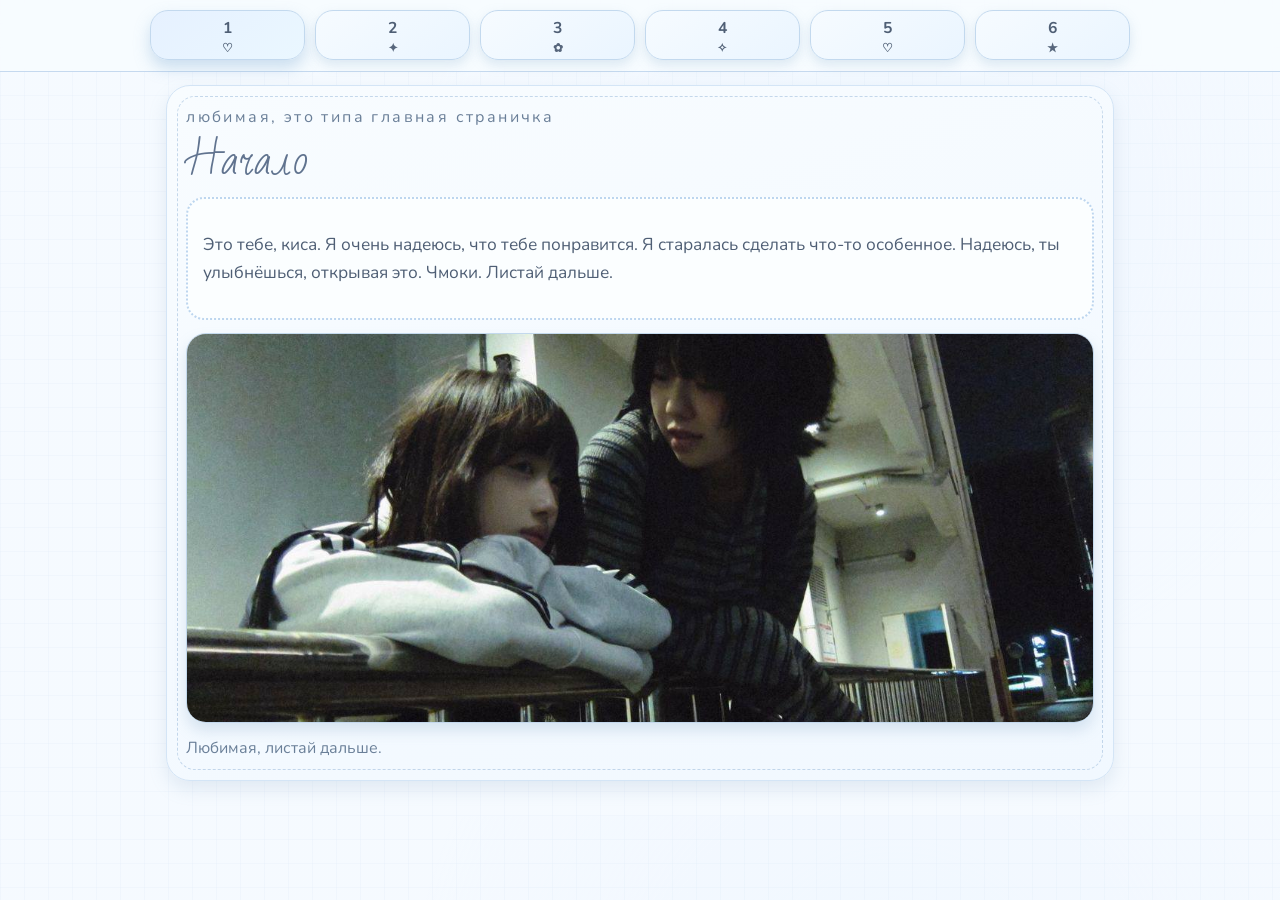
<file: index.html>
﻿<!DOCTYPE html>
<html lang="ru">
<head>
  <meta charset="UTF-8">

  <link rel="icon" type="image/jpeg" href="photo_2026.jpg">
  <link rel="stylesheet" href="style.css">
  <link rel="preconnect" href="https://fonts.googleapis.com">
  <link rel="preconnect" href="https://fonts.gstatic.com" crossorigin>
  <link href="https://fonts.googleapis.com/css2?family=Bad+Script&display=swap" rel="stylesheet">
</head>
<body data-page="1">
  <nav class="top-nav" aria-label="Навигация по страницам">
    <div class="nav-wrap">
      <a class="nav-card" data-page="1" href="index.html">1</a>
      <a class="nav-card" data-page="2" href="page2.html">2</a>
      <a class="nav-card" data-page="3" href="page3.html">3</a>
      <a class="nav-card" data-page="4" href="page4.html">4</a>
      <a class="nav-card" data-page="5" href="page5.html">5</a>
      <a class="nav-card" data-page="6" href="page6.html">6</a>
    </div>
  </nav>

  <main class="page-shell">
    <section class="panel reveal home-card">
      <p class="kawaii-icons">любимая, это типа главная страничка</p>
      <h1 class="home-title">Начало</h1>
      <div class="frame-lace">
        <p>
          Это тебе, киса. Я очень надеюсь, что тебе понравится. Я старалась сделать что-то особенное.
          Надеюсь, ты улыбнёшься, открывая это. Чмоки. Листай дальше.
        </p>
      </div>
      <img class="image-soft" src="photo_2026-03-26_19-13-13.jpg" alt="Милая пастельная иллюстрация">
      <p class="note-soft">Любимая, листай дальше.</p>
    </section>
  </main>

  <script src="script.js"></script>
</body>
</html>
</file>
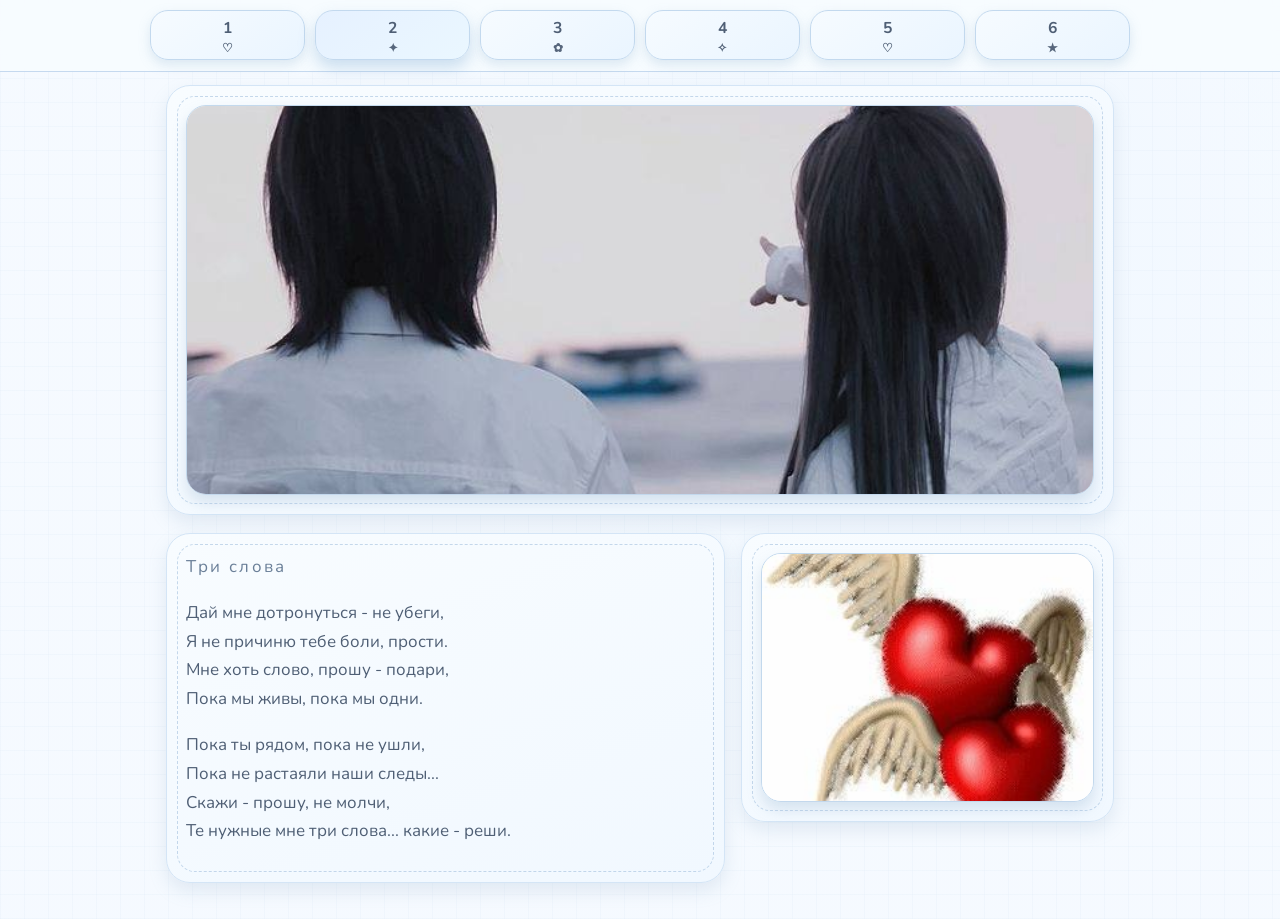
<file: page2.html>
﻿<!DOCTYPE html>
<html lang="ru">
<head>
  <meta charset="UTF-8">
  <link rel="icon" type="image/jpeg" href="cats.jpg">
  <link rel="stylesheet" href="style.css">
</head>
<body data-page="2">
  <nav class="top-nav" aria-label="Навигация по страницам">
    <div class="nav-wrap">
      <a class="nav-card" data-page="1" href="index.html">1</a>
      <a class="nav-card" data-page="2" href="page2.html">2</a>
      <a class="nav-card" data-page="3" href="page3.html">3</a>
      <a class="nav-card" data-page="4" href="page4.html">4</a>
      <a class="nav-card" data-page="5" href="page5.html">5</a>
      <a class="nav-card" data-page="6" href="page6.html">6</a>
    </div>
  </nav>

  <main class="page-shell">
    <section class="panel reveal">
      <img class="image-soft hero-image" src="photo_2026-03-26_19-13-19.jpg" alt="Большая мягкая картинка">
    </section>

    <section class="page2-grid reveal">
      <article class="panel poem-card">
        <p class="kawaii-icons">Три слова</p>
        <p>
          Дай мне дотронуться - не убеги,<br>
          Я не причиню тебе боли, прости.<br>
          Мне хоть слово, прошу - подари,<br>
          Пока мы живы, пока мы одни.
        </p>
        <p>
          Пока ты рядом, пока не ушли,<br>
          Пока не растаяли наши следы...<br>
          Скажи - прошу, не молчи,<br>
          Те нужные мне три слова... какие - реши.
        </p>
      </article>

      <aside class="panel tiny-gallery" aria-label="Милые картинки">
        <img class="image-soft" src="Lindo.jpg" alt="Милая картинка 1">
   
      </aside>
    </section>
  </main>

  <script src="script.js"></script>
</body>
</html>
</file>
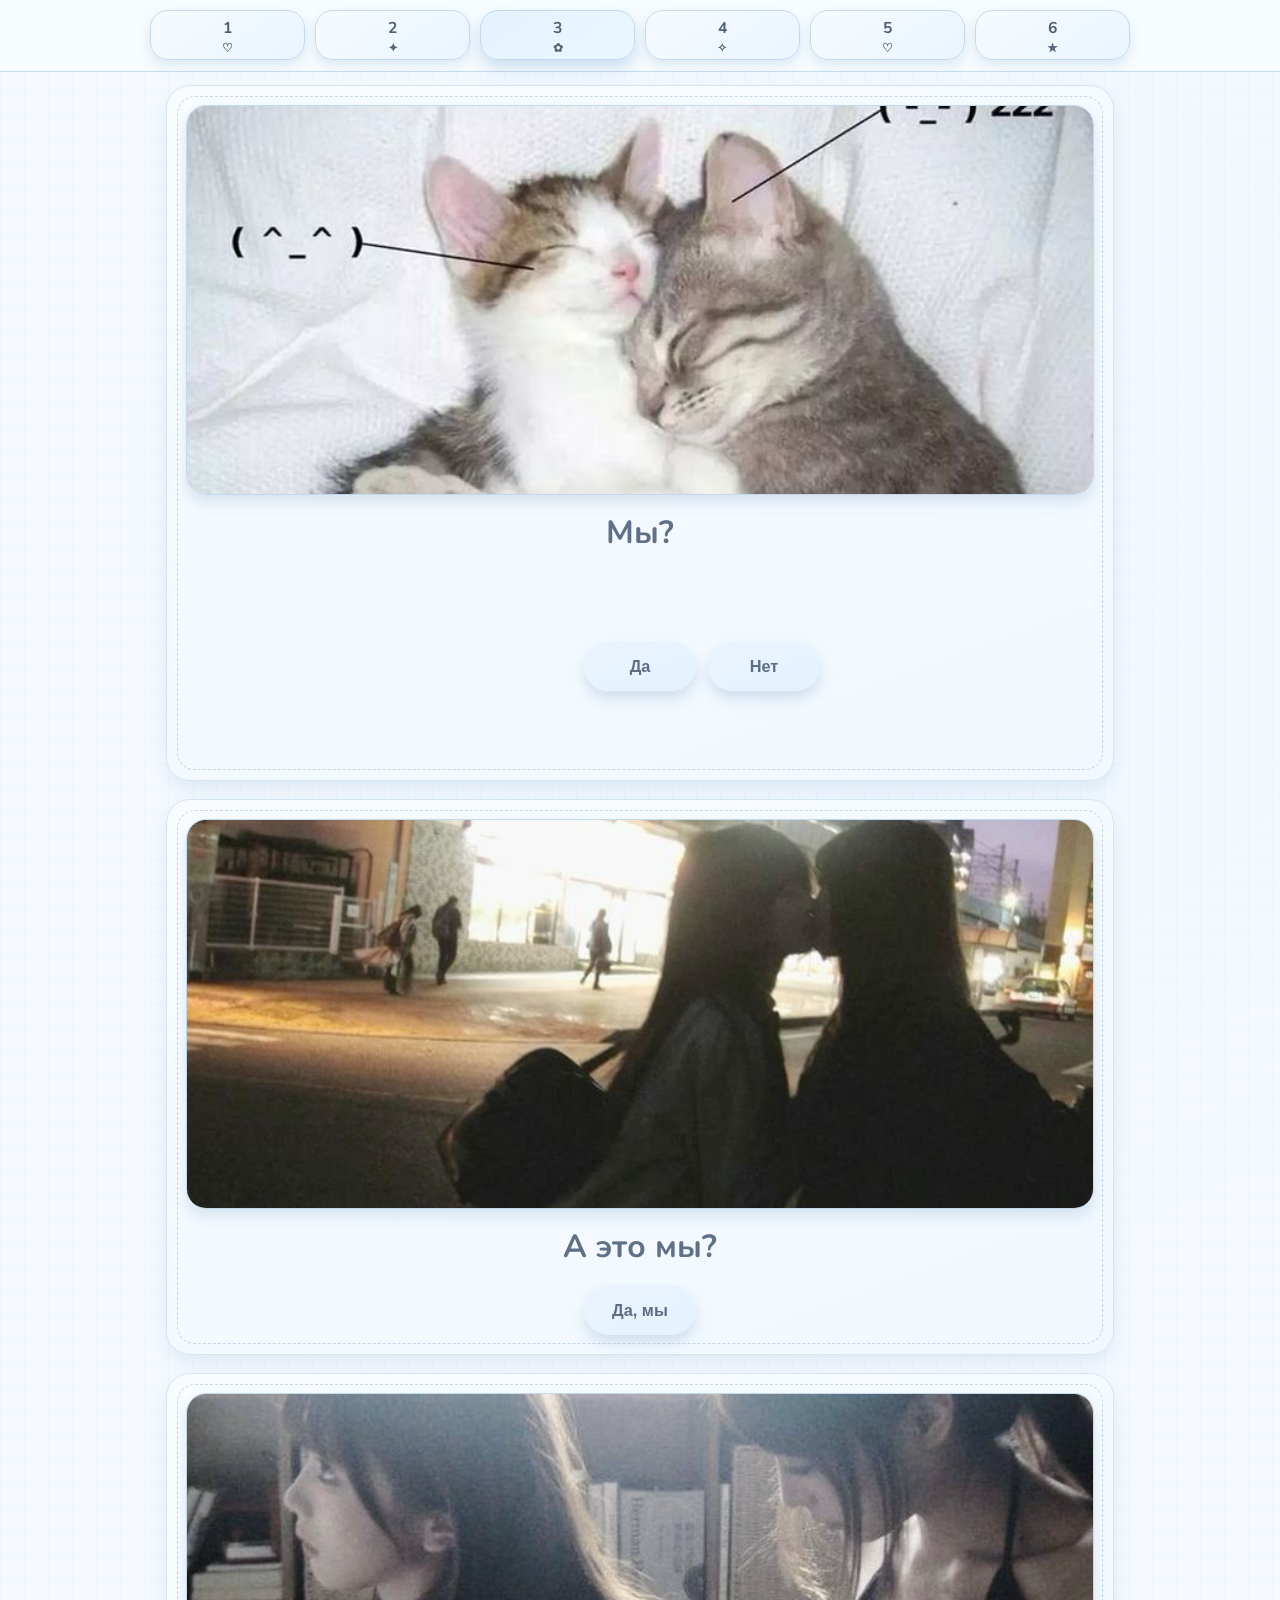
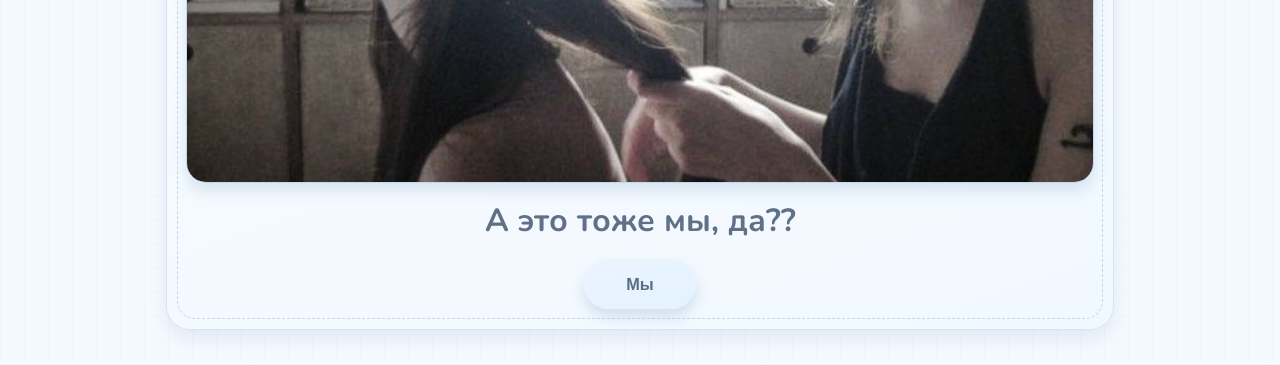
<file: page3.html>
﻿<!DOCTYPE html>
<html lang="ru">
<head>
  <meta charset="UTF-8">
  <link rel="icon" type="image/jpeg" href="cats.jpg">
  <link rel="stylesheet" href="style.css">
</head>
<body data-page="3">
  <nav class="top-nav" aria-label="Навигация по страницам">
    <div class="nav-wrap">
      <a class="nav-card" data-page="1" href="index.html">1</a>
      <a class="nav-card" data-page="2" href="page2.html">2</a>
      <a class="nav-card" data-page="3" href="page3.html">3</a>
      <a class="nav-card" data-page="4" href="page4.html">4</a>
      <a class="nav-card" data-page="5" href="page5.html">5</a>
      <a class="nav-card" data-page="6" href="page6.html">6</a>
    </div>
  </nav>

  <main class="page-shell page3-shell">
    <section class="panel reveal interactive-card">
      <img class="image-soft" src="gang.jpg" alt="Милая парная картинка">
      <h2 id="we-question" class="interactive-title animated-question">Мы?</h2>
      <p id="we-bubble" class="we-bubble is-hidden">Мы</p>

      <div class="choice-zone" id="choice-zone">
        <button id="yes-btn" class="cute-btn">Да</button>
        <button id="no-btn" class="cute-btn no-btn" type="button">Нет</button>
      </div>
    </section>

    <section class="panel reveal interactive-card">
      <img class="image-soft" src="bez-nazvaniya-1.jpg" alt="Ещё одна милая картинка">
      <h2 id="we-question-2" class="interactive-title">А это мы?</h2>
      <button id="yes-btn-2" class="cute-btn">Да, мы</button>
    </section>

    <section class="panel reveal interactive-card">
      <img class="image-soft" src="photo_2026-03.jpg" alt="Милая картинка со звёздами">
      <h2 id="we-question-3" class="interactive-title">А это тоже мы, да??</h2>
      <button id="yes-btn-3" class="cute-btn">Мы</button>
      <p id="heart-bouncer" class="heart-bouncer is-hidden">♡</p>
    </section>
  </main>

  <script src="script.js"></script>
</body>
</html>
</file>
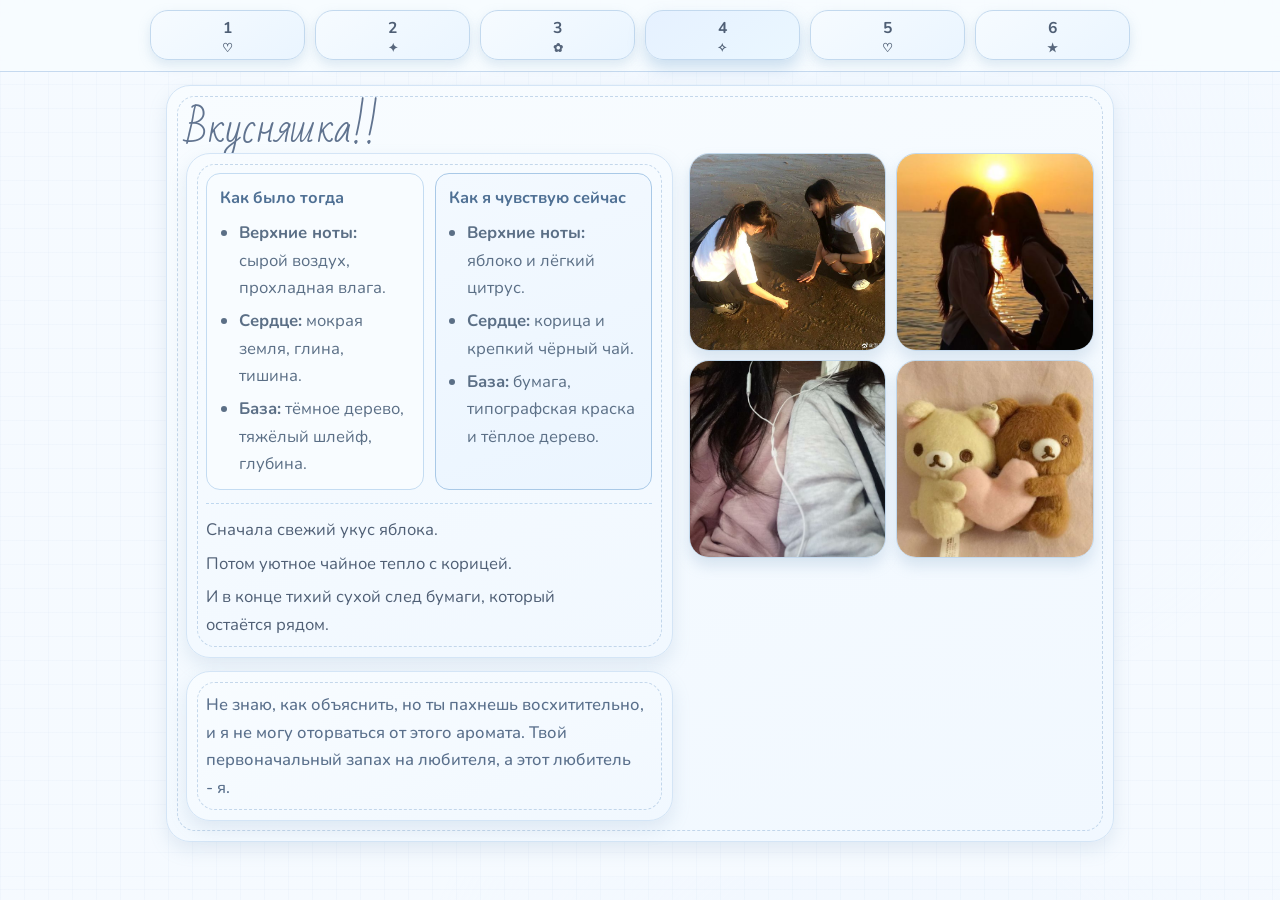
<file: page4.html>
﻿<!DOCTYPE html>
<html lang="ru">
<head>
  <meta charset="UTF-8">
  <link rel="icon" type="image/jpeg" href="cats.jpg">
  <link rel="stylesheet" href="style.css">
</head>
<body data-page="4">
  <nav class="top-nav" aria-label="Навигация по страницам">
    <div class="nav-wrap">
      <a class="nav-card" data-page="1" href="index.html">1</a>
      <a class="nav-card" data-page="2" href="page2.html">2</a>
      <a class="nav-card" data-page="3" href="page3.html">3</a>
      <a class="nav-card" data-page="4" href="page4.html">4</a>
      <a class="nav-card" data-page="5" href="page5.html">5</a>
      <a class="nav-card" data-page="6" href="page6.html">6</a>
    </div>
  </nav>

  <main class="page-shell">
    <section class="panel reveal">
      <h1 class="section-title">Вкусняшка!!</h1>

      <div class="taste-layout">
        <div class="taste-text">
          <article class="panel text-block-large">
            <div class="taste-note-grid">
              <section class="taste-note-card">
                <h3 class="taste-note-title">Как было тогда</h3>
                <ul class="taste-list">
                  <li><strong>Верхние ноты:</strong> сырой воздух, прохладная влага.</li>
                  <li><strong>Сердце:</strong> мокрая земля, глина, тишина.</li>
                  <li><strong>База:</strong> тёмное дерево, тяжёлый шлейф, глубина.</li>
                </ul>
              </section>

              <section class="taste-note-card is-now">
                <h3 class="taste-note-title">Как я чувствую сейчас</h3>
                <ul class="taste-list">
                  <li><strong>Верхние ноты:</strong> яблоко и лёгкий цитрус.</li>
                  <li><strong>Сердце:</strong> корица и крепкий чёрный чай.</li>
                  <li><strong>База:</strong> бумага, типографская краска и тёплое дерево.</li>
                </ul>
              </section>
            </div>

            <div class="taste-flow">
              <p>Сначала свежий укус яблока.</p>
              <p>Потом уютное чайное тепло с корицей.</p>
              <p>И в конце тихий сухой след бумаги, который остаётся рядом.</p>
            </div>
          </article>

          <article class="panel text-block-small">
            <p class="taste-final">
              Не знаю, как объяснить, но ты пахнешь восхитительно, и я не могу оторваться от этого аромата.
              Твой первоначальный запах на любителя, а этот любитель - я.
            </p>
          </article>
        </div>

        <div class="taste-images">
          <img class="image-soft square-image" src="пляж.jpg" alt="Вкусняшка 1">
          <img class="image-soft square-image" src="на солнце.jpg" alt="Вкусняшка 2">
          <img class="image-soft square-image" src="наушники.jpg" alt="Вкусняшка 3">
          <img class="image-soft square-image" src="мишки.jpg" alt="Вкусняшка 4">
        </div>
      </div>
    </section>
  </main>

  <script src="script.js"></script>
</body>
</html>
</file>
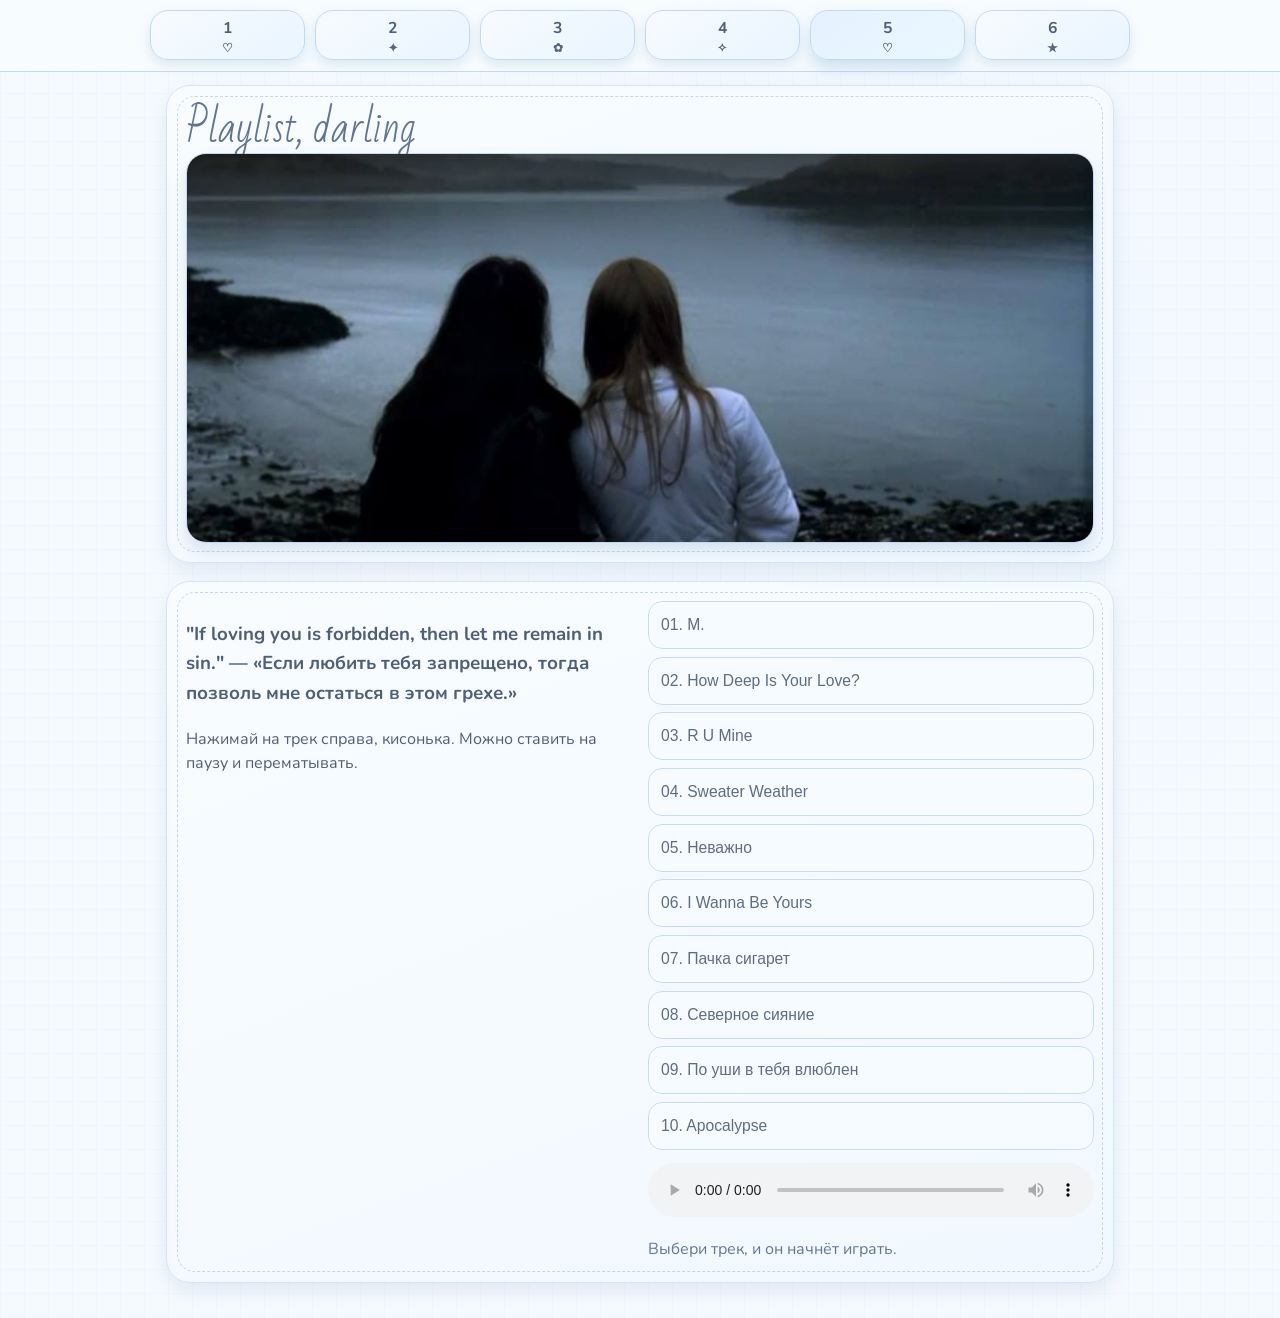
<file: page5.html>
﻿<!DOCTYPE html>
<html lang="ru">
<head>
  <meta charset="UTF-8">
  <link rel="icon" type="image/jpeg" href="cats.jpg">
  <link rel="stylesheet" href="style.css">
</head>
<body data-page="5">
  <nav class="top-nav" aria-label="Навигация по страницам">
    <div class="nav-wrap">
      <a class="nav-card" data-page="1" href="index.html">1</a>
      <a class="nav-card" data-page="2" href="page2.html">2</a>
      <a class="nav-card" data-page="3" href="page3.html">3</a>
      <a class="nav-card" data-page="4" href="page4.html">4</a>
      <a class="nav-card" data-page="5" href="page5.html">5</a>
      <a class="nav-card" data-page="6" href="page6.html">6</a>
    </div>
  </nav>

  <main class="page-shell">
    <section class="panel reveal">
      <h1 class="section-title">Playlist, darling</h1>
      <img class="image-soft" src="photo_2026-03-31.jpg" alt="Романтичная картинка для плейлиста">
    </section>

    <section class="panel reveal playlist-layout">
      <div class="playlist-info">
        <h3>"If loving you is forbidden, then let me remain in sin." — «Если любить тебя запрещено, тогда позволь мне остаться в этом грехе.»</h3>
        <p>Нажимай на трек справа, кисонька. Можно ставить на паузу и перематывать.</p>
      </div>

      <div>
        <ul id="playlist" class="playlist">
          <li class="track-item"><button class="track-btn" type="button" data-track="0" data-audio-url="https://image2url.com/r2/default/audio/1775069324521-3f06b4ab-dac2-4600-9948-0c5a6c338a8a.mp3">01. M.</button></li>
          <li class="track-item"><button class="track-btn" type="button" data-track="1" data-audio-url="https://image2url.com/r2/default/audio/1775070264413-7c5ea5cb-726e-4901-bf29-3e09fc7e8ac3.mp3">02. How Deep Is Your Love?</button></li>
          <li class="track-item"><button class="track-btn" type="button" data-track="2" data-audio-url="https://image2url.com/r2/default/audio/1775069225600-73116cfd-bc7d-4b68-9932-3efdf46c3d5e.mp3">03. R U Mine</button></li>
          <li class="track-item"><button class="track-btn" type="button" data-track="3" data-audio-url="https://image2url.com/r2/default/audio/1775070096532-ff6a5f4b-c3ff-4599-8602-cc07717437d0.mp3">04. Sweater Weather</button></li>
          <li class="track-item"><button class="track-btn" type="button" data-track="4" data-audio-url="https://image2url.com/r2/default/audio/1775069923702-6b6ad7d9-cae7-4012-9ceb-1eb8f37ca201.mp3">05. Неважно</button></li>
          <li class="track-item"><button class="track-btn" type="button" data-track="5" data-audio-url="https://image2url.com/r2/default/audio/1775070038018-d5c39d6b-82ff-485d-bd8a-d5b4e015496a.mp3">06. I Wanna Be Yours</button></li>
          <li class="track-item"><button class="track-btn" type="button" data-track="6" data-audio-url="https://image2url.com/r2/default/audio/1775070324988-1a09a10c-99b0-4328-a48d-442586b2f341.mp3">07. Пачка сигарет</button></li>
          <li class="track-item"><button class="track-btn" type="button" data-track="7" data-audio-url="https://image2url.com/r2/default/audio/1775070446467-5960ea69-3985-4e3b-92b5-4c860ea1f501.mp3">08. Северное сияние</button></li>
          <li class="track-item"><button class="track-btn" type="button" data-track="8" data-audio-url="https://image2url.com/r2/default/audio/1775070356484-f0377fd3-df76-426c-8c1a-ca1d0c2ccd23.mp3">09. По уши в тебя влюблен</button></li>
          <li class="track-item"><button class="track-btn" type="button" data-track="9" data-audio-url="https://image2url.com/r2/default/audio/1775039350085-908c61c4-82b5-4591-b18f-9a14526996f1.mp3">10. Apocalypse</button></li>
        </ul>
        <audio id="playlist-audio" class="audio-player" controls preload="metadata"></audio>
        <p id="track-status" class="track-status">Выбери трек, и он начнёт играть.</p>
      </div>
    </section>
  </main>

  <script src="script.js"></script>
</body>
</html>
</file>
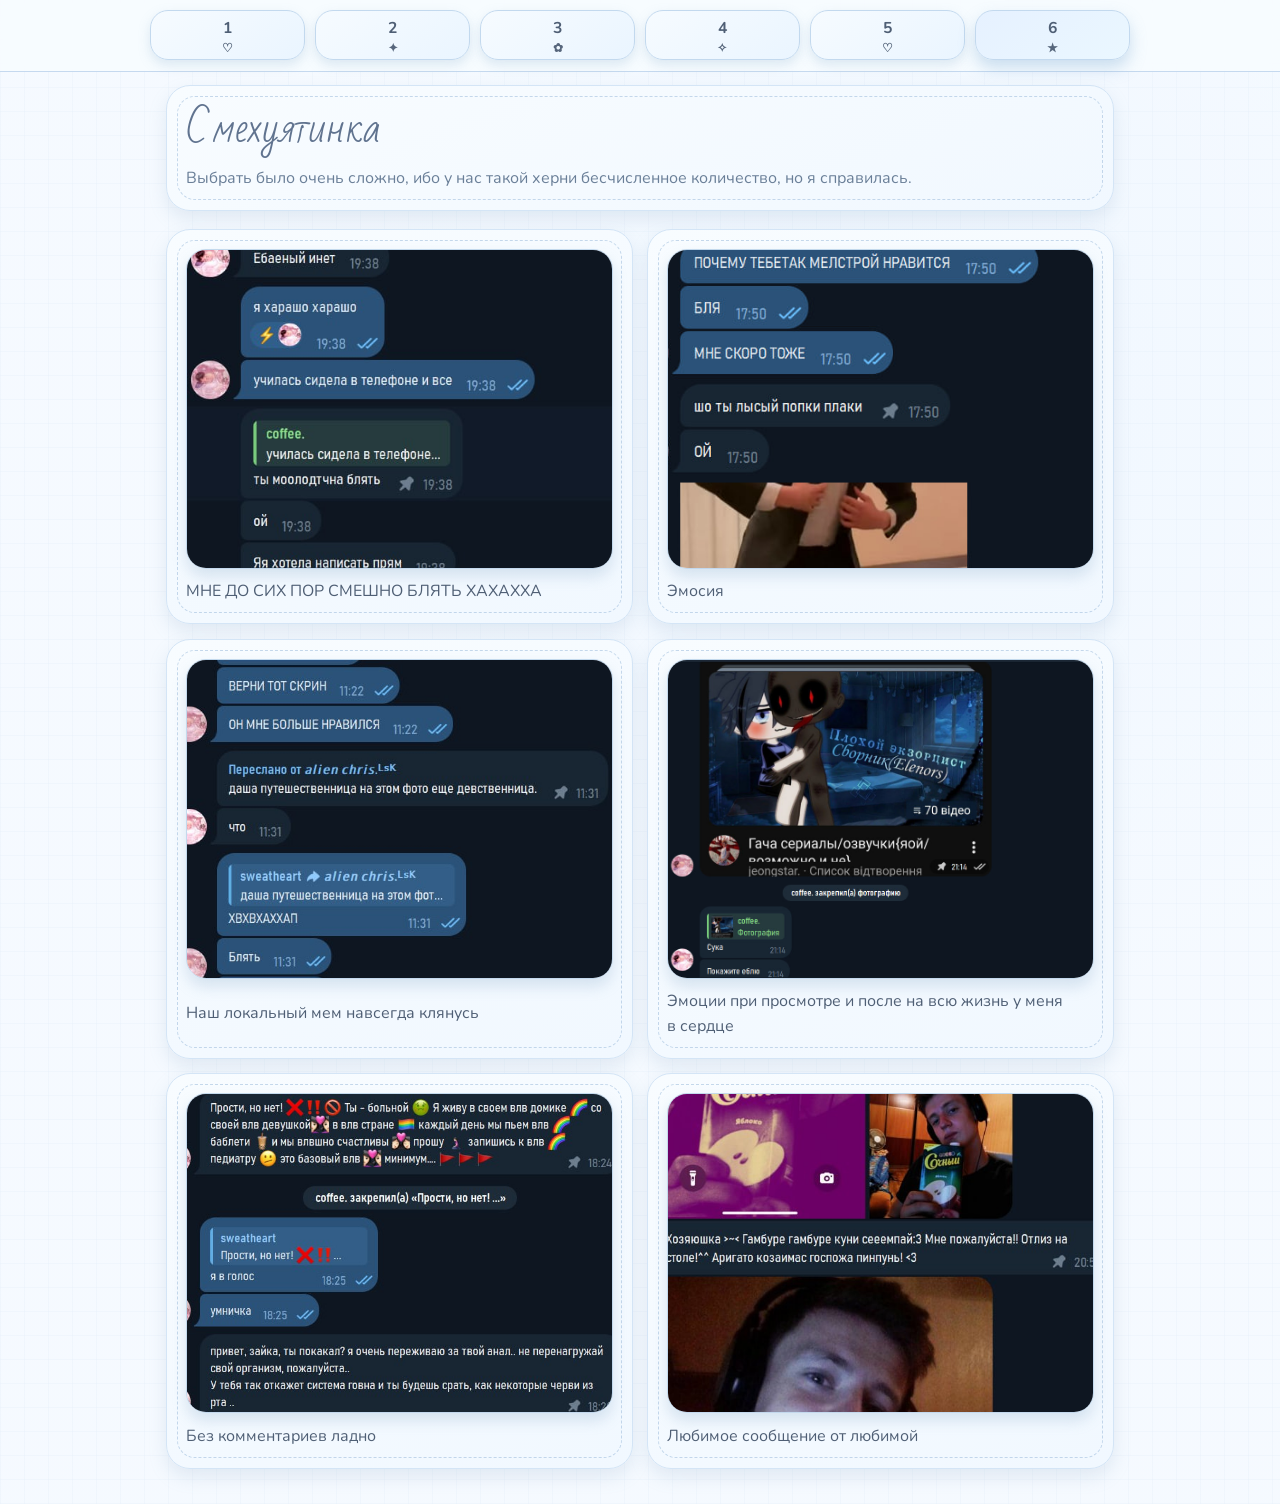
<file: page6.html>
﻿<!DOCTYPE html>
<html lang="ru">
<head>
  <meta charset="UTF-8">
  <link rel="icon" type="image/jpeg" href="cats.jpg">
  <link rel="stylesheet" href="style.css">
</head>
<body data-page="6">
  <nav class="top-nav" aria-label="Навигация по страницам">
    <div class="nav-wrap">
      <a class="nav-card" data-page="1" href="index.html">1</a>
      <a class="nav-card" data-page="2" href="page2.html">2</a>
      <a class="nav-card" data-page="3" href="page3.html">3</a>
      <a class="nav-card" data-page="4" href="page4.html">4</a>
      <a class="nav-card" data-page="5" href="page5.html">5</a>
      <a class="nav-card" data-page="6" href="page6.html">6</a>
    </div>
  </nav>

  <main class="page-shell">
    <section class="panel reveal">
      <h1 class="section-title">Смехуятинка</h1>
      <p class="note-soft">Выбрать было очень сложно, ибо у нас такой херни бесчисленное количество, но я справилась.</p>
    </section>

    <section class="laugh-grid">
      <article class="panel reveal laugh-item">
        <img class="image-soft laugh-thumb" src="молодчина.jpg" alt="Картинка 1">
        <p>МНЕ ДО СИХ ПОР СМЕШНО БЛЯТЬ ХАХАХХА</p>
      </article>

      <article class="panel reveal laugh-item">
        <img class="image-soft laugh-thumb" src="мелстрой.jpg" alt="Картинка 2">
        <p>Эмосия</p>
      </article>

      <article class="panel reveal laugh-item">
        <img class="image-soft laugh-thumb" src="даша_путешествиница.jpg" alt="Картинка 3">
        <p>Наш локальный мем навсегда клянусь</p>
      </article>

      <article class="panel reveal laugh-item">
        <img class="image-soft laugh-thumb" src="гача.jpg" alt="Картинка 4">
        <p>Эмоции при просмотре и после на всю жизнь у меня в сердце</p>
      </article>

      <article class="panel reveal laugh-item">
        <img class="image-soft laugh-thumb" src="влвдомик.jpg" alt="Картинка 5">
        <p>Без комментариев ладно</p>
      </article>

      <article class="panel reveal laugh-item">
        <img class="image-soft laugh-thumb" src="мелстой2.jpg" alt="Картинка 6">
        <p>Любимое сообщение от любимой</p>
      </article>
    </section>
  </main>

  <script src="script.js"></script>
</body>
</html>
</file>
<file: style.css>
﻿@import url("https://fonts.googleapis.com/css2?family=Bad+Script&family=Nunito:wght@400;600;700&display=swap");

:root {
  --pink-100: #f4f9ff;
  --pink-200: #eaf3ff;
  --pink-300: #d7e7ff;
  --peach-100: #e3f0ff;
  --cream-100: #f5f9ff;
  --milk-100: #fcfeff;
  --beige-200: #e6f1ff;
  --text-main: #4f5f75;
  --text-soft: #6a7f98;
  --line-soft: #c3d9ee;
  --shadow-soft: 0 8px 18px rgba(128, 159, 191, 0.18);
  --radius-lg: 24px;
  --radius-md: 18px;
}

* {
  box-sizing: border-box;
}

html {
  font-size: 16px;
  scroll-behavior: smooth;
}

body {
  margin: 0;
  color: var(--text-main);
  font-family: "Nunito", "Comic Neue", "Trebuchet MS", sans-serif;
  line-height: 1.58;
  background-color: var(--milk-100);
  background-image:
    linear-gradient(0deg, rgba(241, 247, 255, 0.62), rgba(241, 247, 255, 0.62)),
    repeating-linear-gradient(0deg, rgba(186, 209, 232, 0.22) 0, rgba(186, 209, 232, 0.22) 1px, transparent 1px, transparent 24px),
    repeating-linear-gradient(90deg, rgba(186, 209, 232, 0.22) 0, rgba(186, 209, 232, 0.22) 1px, transparent 1px, transparent 24px),
    radial-gradient(circle at 70% 25%, rgba(207, 233, 255, 0.30), transparent 45%);
  background-size: auto, auto, auto, auto;
  overflow-x: hidden;
}

a {
  color: inherit;
  text-decoration: none;
}

img {
  max-width: 100%;
  display: block;
}

p,
li {
  text-wrap: pretty;
}

.top-nav {
  position: fixed;
  top: 0;
  left: 0;
  width: 100%;
  z-index: 999;
  padding: 0.55rem 0.65rem;
  backdrop-filter: blur(10px);
  background: rgba(247, 252, 255, 0.88);
  border-bottom: 1px solid rgba(177, 203, 232, 0.70);
}

.nav-wrap {
  width: min(980px, 100%);
  margin: 0 auto;
  display: grid;
  grid-template-columns: repeat(6, minmax(46px, 1fr));
  gap: 0.45rem;
}

.nav-card {
  min-height: 50px;
  border-radius: 18px;
  display: flex;
  flex-direction: column;
  align-items: center;
  justify-content: center;
  gap: 0.12rem;
  font-weight: 700;
  font-size: 0.98rem;
  background: linear-gradient(145deg, #f6fbff, #eaf5ff);
  border: 1.5px solid var(--line-soft);
  box-shadow: 0 5px 12px rgba(140, 172, 204, 0.26);
  transition: transform 0.28s ease-in-out, box-shadow 0.28s ease-in-out;
}

.nav-card::after {
  font-size: 0.72rem;
  line-height: 1;
  opacity: 0.95;
}

.nav-wrap .nav-card:nth-child(1)::after { content: "\2661"; }
.nav-wrap .nav-card:nth-child(2)::after { content: "\2726"; }
.nav-wrap .nav-card:nth-child(3)::after { content: "\273F"; }
.nav-wrap .nav-card:nth-child(4)::after { content: "\2727"; }
.nav-wrap .nav-card:nth-child(5)::after { content: "\2661"; }
.nav-wrap .nav-card:nth-child(6)::after { content: "\2605"; }

.nav-card:hover,
.nav-card:focus-visible {
  transform: translateY(-2px) scale(1.05);
  box-shadow: 0 8px 16px rgba(118, 165, 206, 0.34);
  outline: none;
}

.nav-card:active {
  transform: translateY(1px) scale(0.97);
  box-shadow: 0 3px 8px rgba(111, 153, 193, 0.34);
}

.nav-card.is-active {
  background: linear-gradient(145deg, #e6f1ff, #eaf7ff);
  box-shadow: 0 8px 16px rgba(116, 165, 207, 0.34);
}

.page-shell {
  width: min(980px, 100%);
  margin: 0 auto;
  padding: 5rem 0.8rem 2rem;
  display: grid;
  gap: 1rem;
}

.panel {
  position: relative;
  border-radius: var(--radius-lg);
  border: 1.5px solid #d4e5f6;
  background: linear-gradient(160deg, #f8fcff, #f1f8ff);
  box-shadow: var(--shadow-soft);
  padding: 1rem;
}

.panel::before {
  content: "";
  position: absolute;
  inset: 10px;
  border: 1px dashed rgba(155, 187, 219, 0.55);
  border-radius: 18px;
  pointer-events: none;
}

.kawaii-icons {
  margin: 0 0 0.4rem;
  letter-spacing: 0.15rem;
  color: var(--text-soft);
}

.home-title,
.section-title {
  margin: 0;
  font-size: clamp(1.8rem, 7vw, 2.5rem);
  line-height: 1.2;
  font-family: "Bad Script", "Comic Neue", "Trebuchet MS", cursive;
  font-weight: 400;
  color: #60738f;
}

.frame-lace {
  margin: 0.8rem 0;
  border-radius: var(--radius-md);
  border: 2px dotted #bdd6ef;
  background: #fbfeff;
  padding: 0.9rem;
  font-size: clamp(1rem, 2.6vw, 1.08rem);
  line-height: 1.6;
}

.note-soft {
  margin: 0.8rem 0 0;
  color: var(--text-soft);
  font-size: 1rem;
}

.image-soft {
  width: 100%;
  aspect-ratio: 4 / 3;
  object-fit: cover;
  object-position: center;
  border-radius: 20px;
  border: 1px solid rgba(190, 213, 235, 0.9);
  box-shadow: 0 8px 14px rgba(141, 172, 200, 0.28);
  animation: gentle-sway 6.8s ease-in-out infinite;
}

.hero-image {
  aspect-ratio: 4 / 3;
  object-fit: cover;
  width: 100%;
}

.panel > .image-soft,
.interactive-card .image-soft,
.laugh-thumb {
  max-height: clamp(220px, 46vw, 390px);
}

.page2-grid {
  display: grid;
  grid-template-columns: 1fr;
  gap: 1rem;
}

.poem-card {
  font-size: 1.06rem;
  line-height: 1.7;
}

.tiny-gallery {
  display: grid;
  grid-template-columns: repeat(2, minmax(0, 1fr));
  gap: 0.7rem;
}

.tiny-gallery .image-soft:last-child {
  grid-column: 1 / -1;
}

.page3-shell {
  gap: 1.3rem;
}

.interactive-card {
  text-align: center;
}

.interactive-title {
  margin: 0.8rem 0;
  font-size: clamp(1.4rem, 6vw, 2rem);
  color: #5f7087;
}

.animated-question {
  animation: pulse-heart 1.2s ease-in-out infinite;
}

.choice-zone {
  position: relative;
  min-height: 190px;
  display: block;
  padding: 0.4rem 0;
}

.cute-btn {
  min-height: 50px;
  min-width: 112px;
  border: none;
  border-radius: 999px;
  padding: 0.65rem 1rem;
  background: linear-gradient(160deg, #eaf4ff, #e4f2ff);
  box-shadow: 0 8px 13px rgba(135, 166, 197, 0.30);
  color: #5c6d84;
  font-size: 1.02rem;
  font-weight: 700;
  cursor: pointer;
  transition: transform 0.2s ease-in-out, box-shadow 0.2s ease-in-out;
}

.cute-btn:hover,
.cute-btn:focus-visible {
  transform: scale(1.04);
  box-shadow: 0 10px 18px rgba(118, 164, 205, 0.34);
  outline: none;
}

#yes-btn {
  position: absolute;
  left: 50%;
  top: 50%;
  transform: translate(-50%, -50%);
  z-index: 2;
}

#yes-btn:hover,
#yes-btn:focus-visible {
  transform: translate(-50%, -50%) scale(1.04);
}

#yes-btn:active {
  transform: translate(-50%, -50%) scale(0.97);
}

.no-btn {
  position: absolute;
  z-index: 4;
  transition: left 0.22s ease, top 0.22s ease, transform 0.2s ease-in-out, box-shadow 0.2s ease-in-out;
}

.is-hidden {
  display: none;
}

.we-bubble {
  margin: 0.5rem auto 0;
  font-size: 1.85rem;
  font-weight: 700;
  color: #4c7fb0;
}

.pulse-heart {
  animation: pulse-heart 0.85s ease-in-out infinite;
}

.heart-bouncer {
  margin: 0.7rem 0 0;
  font-size: 2.3rem;
  color: #4d7cad;
  animation: heart-bounce 0.95s ease-in-out infinite;
}

.taste-layout {
  display: grid;
  gap: 1rem;
}

.taste-text {
  display: grid;
  gap: 0.8rem;
}

.text-block-large,
.text-block-small {
  font-size: clamp(0.98rem, 2.3vw, 1.04rem);
  line-height: 1.65;
}

.taste-kicker {
  margin: 0 0 0.8rem;
  font-size: 1.03rem;
  color: #5a7a9e;
  font-weight: 700;
}

.taste-note-grid {
  display: grid;
  gap: 0.7rem;
}

.taste-note-card {
  border: 1.5px solid #c4dcf2;
  border-radius: 14px;
  background: #f8fcff;
  padding: 0.7rem 0.8rem;
}

.taste-note-card.is-now {
  background: linear-gradient(160deg, #f3f9ff, #ebf5ff);
  border-color: #a9c9e7;
}

.taste-note-title {
  margin: 0 0 0.45rem;
  font-size: 1.02rem;
  color: #4f7094;
}

.taste-list {
  margin: 0;
  padding-left: 1.15rem;
  display: grid;
  gap: 0.35rem;
}

.taste-list li {
  color: #5b6f86;
}

.taste-flow {
  margin-top: 0.8rem;
  border-top: 1px dashed #bfd8ef;
  padding-top: 0.75rem;
  display: grid;
  gap: 0.4rem;
}

.taste-flow p {
  margin: 0;
}

.taste-final {
  margin: 0;
  color: #5a708c;
  font-weight: 500;
}

.taste-images {
  display: grid;
  grid-template-columns: repeat(2, minmax(120px, 1fr));
  gap: 0.6rem;
}

.square-image {
  aspect-ratio: 1 / 1;
  width: 100%;
  object-fit: cover;
}

.playlist-layout {
  display: grid;
  gap: 1rem;
}

.laugh-grid {
  display: grid;
  gap: 0.9rem;
}

.laugh-item {
  display: grid;
  gap: 0.65rem;
}

.laugh-item p {
  margin: 0;
  line-height: 1.55;
}

.laugh-thumb {
  width: 100%;
  aspect-ratio: 4 / 3;
  object-fit: cover;
}

.playlist-info h2 {
  margin-top: 0;
  margin-bottom: 0.55rem;
  font-size: clamp(1.4rem, 6vw, 2rem);
  color: #596f8e;
}

.playlist-info p {
  margin: 0;
  line-height: 1.5;
}

.playlist {
  list-style: none;
  margin: 0;
  padding: 0;
  display: grid;
  gap: 0.48rem;
}

.track-item {
  border-radius: 14px;
  overflow: hidden;
}

.track-btn {
  width: 100%;
  min-height: 48px;
  border: 1.5px solid #c7dcf0;
  border-radius: 14px;
  text-align: left;
  padding: 0.6rem 0.75rem;
  background: #f6fbff;
  font-size: 0.98rem;
  color: #5e6d81;
  cursor: pointer;
  transition: transform 0.2s ease-in-out, box-shadow 0.2s ease-in-out;
}

.track-btn:hover,
.track-btn:focus-visible {
  transform: translateX(2px);
  box-shadow: 0 8px 14px rgba(127, 166, 200, 0.30);
  outline: none;
}

.track-item.is-playing .track-btn {
  border-color: #8eb5da;
  background: linear-gradient(145deg, #e8f4ff, #f3f9ff);
  box-shadow: 0 0 0 2px rgba(77, 131, 179, 0.2) inset;
  font-weight: 700;
}

.track-status {
  margin: 0.75rem 0 0;
  color: #617892;
}

.audio-player {
  width: 100%;
  margin-top: 0.8rem;
  border-radius: 14px;
}

.karaoke-box {
  margin-top: 0.9rem;
  border-radius: 22px;
  background: #f8fcff;
  border: 1.5px solid #c4dcf2;
  padding: 0.9rem;
}

.karaoke-caption {
  margin: 0 0 0.5rem;
  color: #5f7692;
}

.karaoke-lines {
  display: grid;
  gap: 0.35rem;
}

.karaoke-line {
  margin: 0;
  padding: 0.35rem 0.45rem;
  border-radius: 12px;
  color: #5a6f88;
  transition: all 0.26s ease-in-out;
}

.karaoke-line.is-current {
  background: #e4f1ff;
  color: #426b96;
  transform: scale(1.01);
}

.reveal {
  opacity: 0;
  transform: translateY(24px);
  transition: opacity 0.7s ease-in-out, transform 0.7s ease-in-out;
}

.reveal.is-visible {
  opacity: 1;
  transform: translateY(0);
}

@keyframes pulse-heart {
  0% { transform: scale(1); }
  40% { transform: scale(1.15); }
  100% { transform: scale(1); }
}

@keyframes heart-bounce {
  0%, 100% { transform: translateY(0); }
  50% { transform: translateY(-11px); }
}

@keyframes gentle-sway {
  0%, 100% { transform: translateY(0); }
  50% { transform: translateY(-4px); }
}

@media (prefers-reduced-motion: reduce) {
  .image-soft {
    animation: none;
  }
}

@media (max-width: 699px) {
  .top-nav {
    padding: 0.45rem 0.45rem;
  }

  .nav-wrap {
    grid-template-columns: repeat(6, minmax(0, 1fr));
    gap: 0.35rem;
  }

  .nav-card {
    min-height: 42px;
    border-radius: 14px;
    font-size: 0.9rem;
  }

  .nav-card::after {
    font-size: 0.64rem;
  }

  .page-shell {
    padding: 4.4rem 0.55rem 1.2rem;
    gap: 0.75rem;
  }

  .panel {
    padding: 0.78rem;
    border-radius: 18px;
  }

  .panel::before {
    inset: 7px;
    border-radius: 14px;
  }

  .home-title,
  .section-title {
    font-size: clamp(1.52rem, 8vw, 1.95rem);
  }

  .interactive-title {
    margin: 0.65rem 0;
    font-size: clamp(1.2rem, 6.5vw, 1.6rem);
  }

  .choice-zone {
    min-height: 168px;
  }

  .track-btn {
    font-size: 0.94rem;
    padding: 0.58rem 0.64rem;
  }

  .playlist-info p,
  .note-soft,
  .frame-lace {
    font-size: 0.96rem;
  }
}

@media (min-width: 700px) {
  .top-nav {
    padding: 0.65rem 1rem;
  }

  .nav-wrap {
    gap: 0.6rem;
  }

  .page-shell {
    padding: 5.3rem 1rem 2.2rem;
    gap: 1.1rem;
  }

  .panel {
    padding: 1.2rem;
  }

  .page2-grid {
    grid-template-columns: 1.2fr 0.8fr;
    align-items: start;
  }

  .hero-image {
    aspect-ratio: auto;
    max-height: 420px;
  }

  .tiny-gallery {
    grid-template-columns: 1fr;
  }

  .tiny-gallery .image-soft:last-child {
    grid-column: auto;
  }

  .taste-layout {
    grid-template-columns: 1.2fr 1fr;
    align-items: start;
  }

  .taste-note-grid {
    grid-template-columns: repeat(2, minmax(0, 1fr));
  }

  .playlist-layout {
    grid-template-columns: 1fr 1fr;
    align-items: start;
  }

  .laugh-grid {
    grid-template-columns: repeat(2, minmax(0, 1fr));
  }
}
</file>
